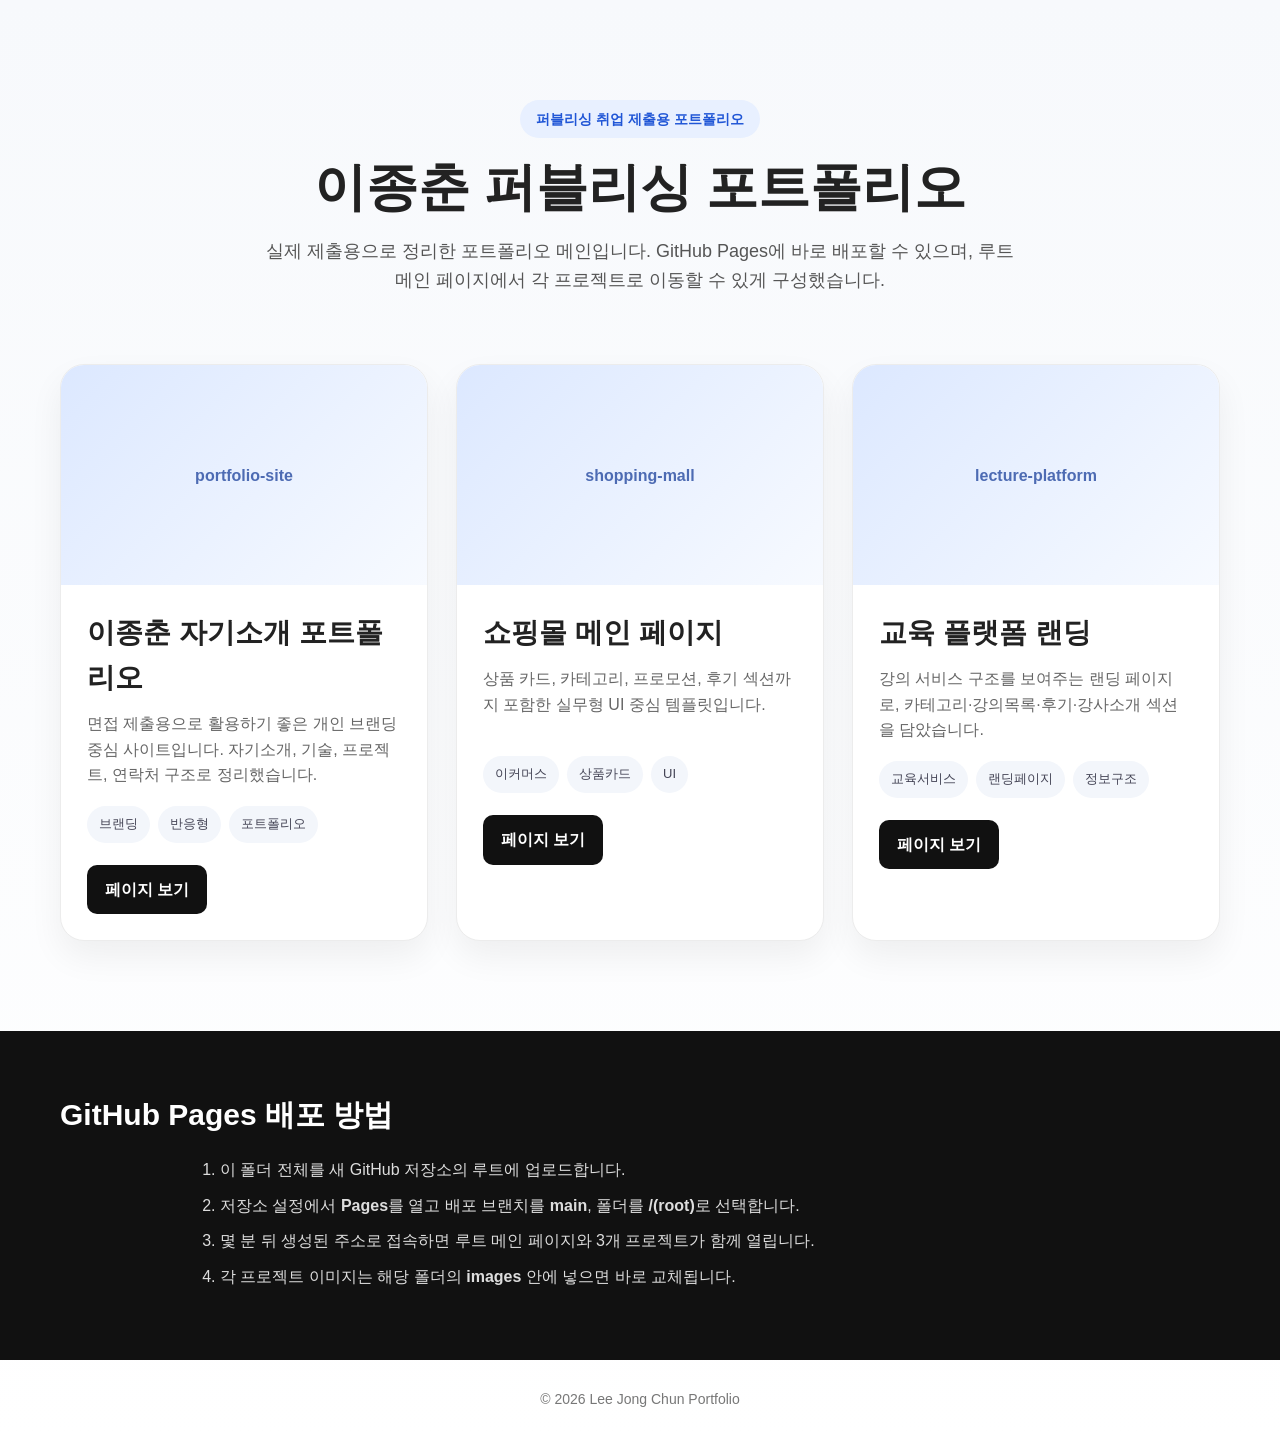
<file: index.html>
<!DOCTYPE html>
<html lang="ko">
<head>
  <meta charset="UTF-8" />
  <meta name="viewport" content="width=device-width, initial-scale=1.0" />
  <title>이종춘 퍼블리싱 포트폴리오 | GitHub Pages</title>
  <style>
    *{margin:0;padding:0;box-sizing:border-box}
    body{font-family:"Malgun Gothic","Apple SD Gothic Neo",sans-serif;line-height:1.6;color:#222;background:linear-gradient(180deg,#f7f9fc 0%,#ffffff 100%)}
    a{text-decoration:none;color:inherit}
    .wrap{max-width:1200px;margin:0 auto;padding:0 20px}
    .hero{padding:100px 0 70px;text-align:center}
    .hero .badge{display:inline-block;padding:8px 16px;border-radius:999px;background:#e8f0ff;color:#2056d6;font-weight:700;font-size:14px;margin-bottom:18px}
    .hero h1{font-size:52px;line-height:1.2;margin-bottom:18px}
    .hero p{max-width:760px;margin:0 auto;color:#555;font-size:18px}
    .grid{display:grid;grid-template-columns:repeat(3,1fr);gap:28px;padding:0 0 80px}
    .card{background:#fff;border:1px solid #ececec;border-radius:24px;overflow:hidden;box-shadow:0 16px 34px rgba(0,0,0,.06);transition:.3s}
    .card:hover{transform:translateY(-8px);box-shadow:0 20px 40px rgba(0,0,0,.1)}
    .thumb{height:220px;background:linear-gradient(135deg,#dce8ff,#f7faff);display:flex;align-items:center;justify-content:center;color:#4d6bb3;font-weight:700}
    .text{padding:26px}
    .text h2{font-size:28px;margin-bottom:10px}
    .text p{color:#666;margin-bottom:18px;min-height:72px}
    .tags{display:flex;flex-wrap:wrap;gap:8px;margin-bottom:22px}
    .tags span{padding:8px 12px;background:#f3f6fb;border-radius:999px;font-size:13px;color:#445}
    .btns{display:flex;gap:10px;flex-wrap:wrap}
    .btn{display:inline-block;padding:12px 18px;border-radius:10px;font-weight:700}
    .btn-primary{background:#111;color:#fff}
    .btn-outline{border:1px solid #d9d9d9;background:#fff}
    .guide{background:#111;color:#fff;padding:60px 0;margin-top:10px}
    .guide h3{font-size:30px;margin-bottom:18px}
    .guide ol{max-width:880px;margin:0 auto;padding-left:20px;color:rgba(255,255,255,.86)}
    .guide li{margin-bottom:10px}
    .footer{padding:28px 0;text-align:center;color:#777;font-size:14px}
    @media (max-width: 1024px){.grid{grid-template-columns:1fr}.hero h1{font-size:40px}.text p{min-height:auto}}
    @media (max-width: 768px){.hero{padding:70px 0 50px}.hero h1{font-size:32px}.hero p{font-size:16px}}
  </style>
</head>
<body>
  <section class="hero">
    <div class="wrap">
      <span class="badge">퍼블리싱 취업 제출용 포트폴리오</span>
      <h1>이종춘 퍼블리싱 포트폴리오</h1>
      <p>실제 제출용으로 정리한 포트폴리오 메인입니다. GitHub Pages에 바로 배포할 수 있으며, 루트 메인 페이지에서 각 프로젝트로 이동할 수 있게 구성했습니다.</p>
    </div>
  </section>

  <main class="wrap">
    <section class="grid">
      <article class="card">
        <div class="thumb">portfolio-site</div>
        <div class="text">
          <h2>이종춘 자기소개 포트폴리오</h2>
          <p>면접 제출용으로 활용하기 좋은 개인 브랜딩 중심 사이트입니다. 자기소개, 기술, 프로젝트, 연락처 구조로 정리했습니다.</p>
          <div class="tags"><span>브랜딩</span><span>반응형</span><span>포트폴리오</span></div>
          <div class="btns">
            <a class="btn btn-primary" href="./portfolio-site/">페이지 보기</a>
          </div>
        </div>
      </article>

      <article class="card">
        <div class="thumb">shopping-mall</div>
        <div class="text">
          <h2>쇼핑몰 메인 페이지</h2>
          <p>상품 카드, 카테고리, 프로모션, 후기 섹션까지 포함한 실무형 UI 중심 템플릿입니다.</p>
          <div class="tags"><span>이커머스</span><span>상품카드</span><span>UI</span></div>
          <div class="btns">
            <a class="btn btn-primary" href="./shopping-mall/">페이지 보기</a>
          </div>
        </div>
      </article>

      <article class="card">
        <div class="thumb">lecture-platform</div>
        <div class="text">
          <h2>교육 플랫폼 랜딩</h2>
          <p>강의 서비스 구조를 보여주는 랜딩 페이지로, 카테고리·강의목록·후기·강사소개 섹션을 담았습니다.</p>
          <div class="tags"><span>교육서비스</span><span>랜딩페이지</span><span>정보구조</span></div>
          <div class="btns">
            <a class="btn btn-primary" href="./lecture-platform/">페이지 보기</a>
          </div>
        </div>
      </article>
    </section>
  </main>

  <section class="guide">
    <div class="wrap">
      <h3>GitHub Pages 배포 방법</h3>
      <ol>
        <li>이 폴더 전체를 새 GitHub 저장소의 루트에 업로드합니다.</li>
        <li>저장소 설정에서 <strong>Pages</strong>를 열고 배포 브랜치를 <strong>main</strong>, 폴더를 <strong>/(root)</strong>로 선택합니다.</li>
        <li>몇 분 뒤 생성된 주소로 접속하면 루트 메인 페이지와 3개 프로젝트가 함께 열립니다.</li>
        <li>각 프로젝트 이미지는 해당 폴더의 <strong>images</strong> 안에 넣으면 바로 교체됩니다.</li>
      </ol>
    </div>
  </section>

  <footer class="footer">
    <div class="wrap">© 2026 Lee Jong Chun Portfolio</div>
  </footer>
</body>
</html>
</file>
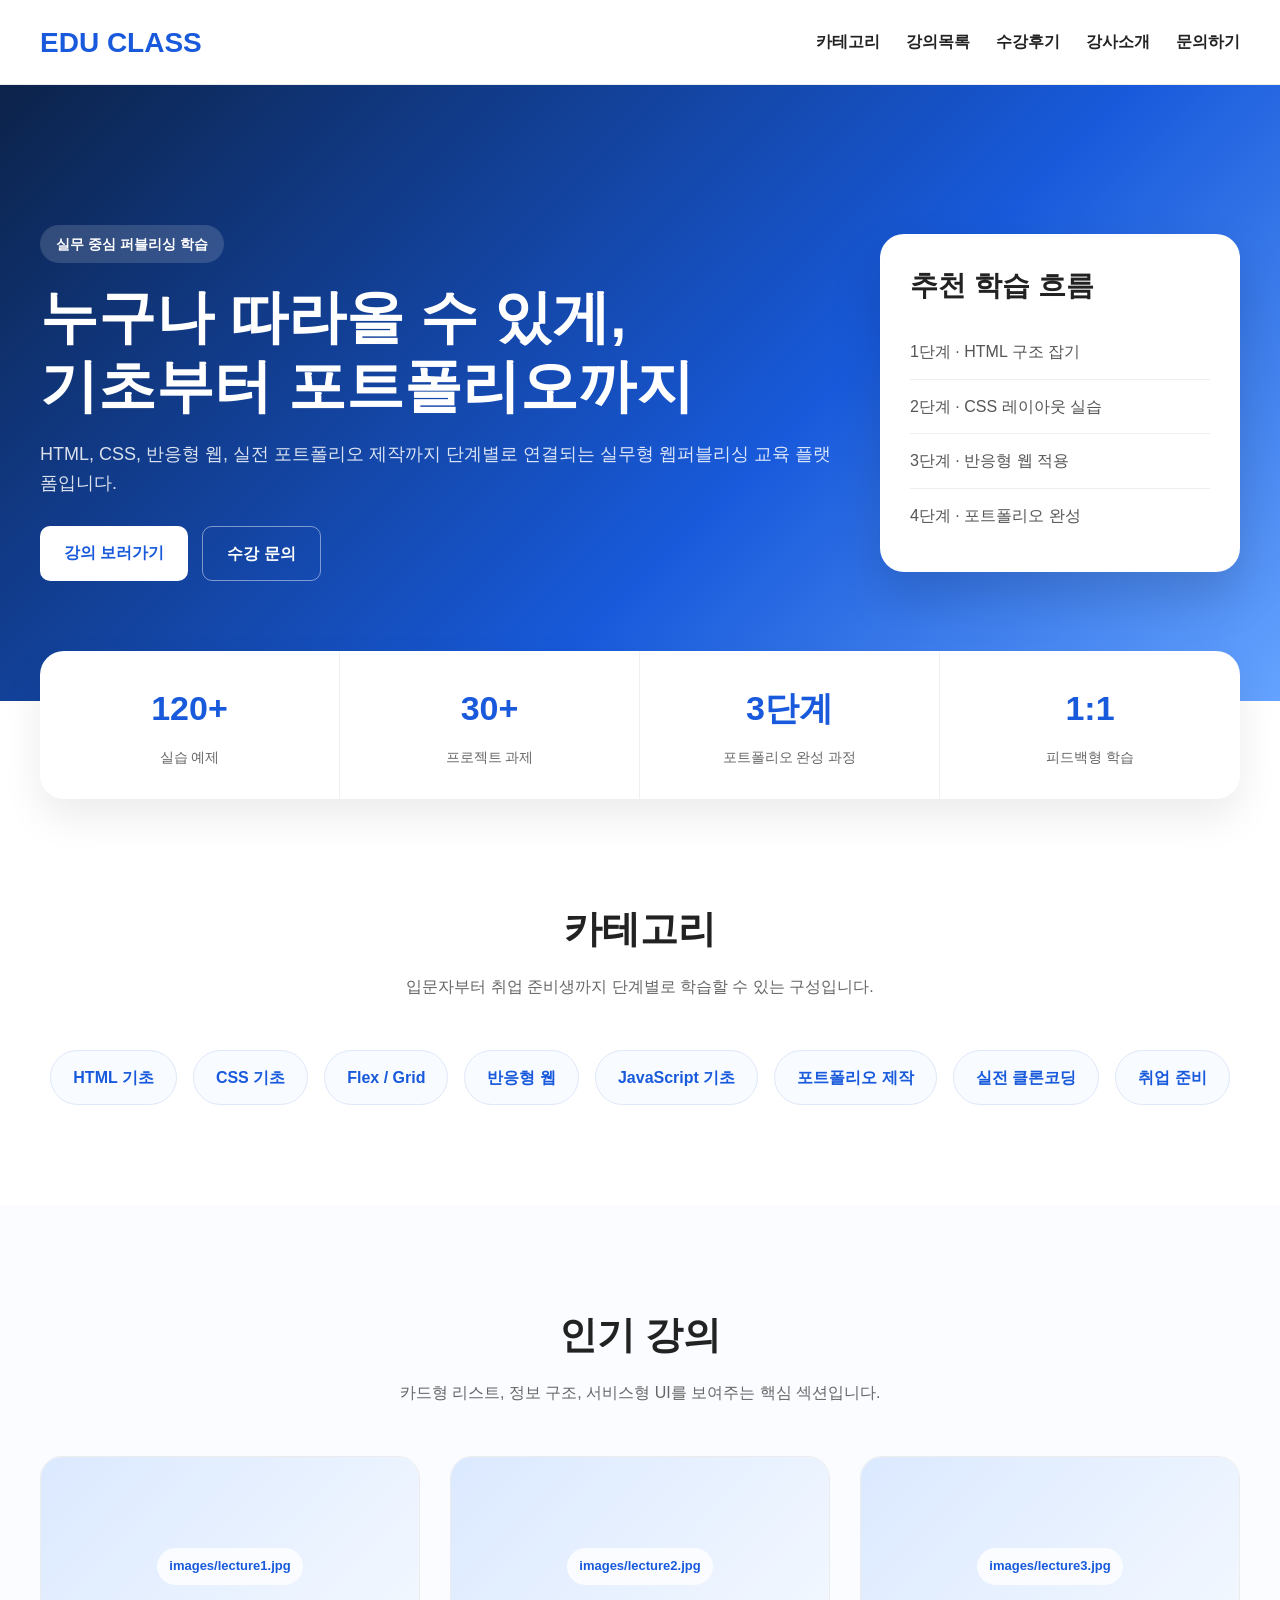
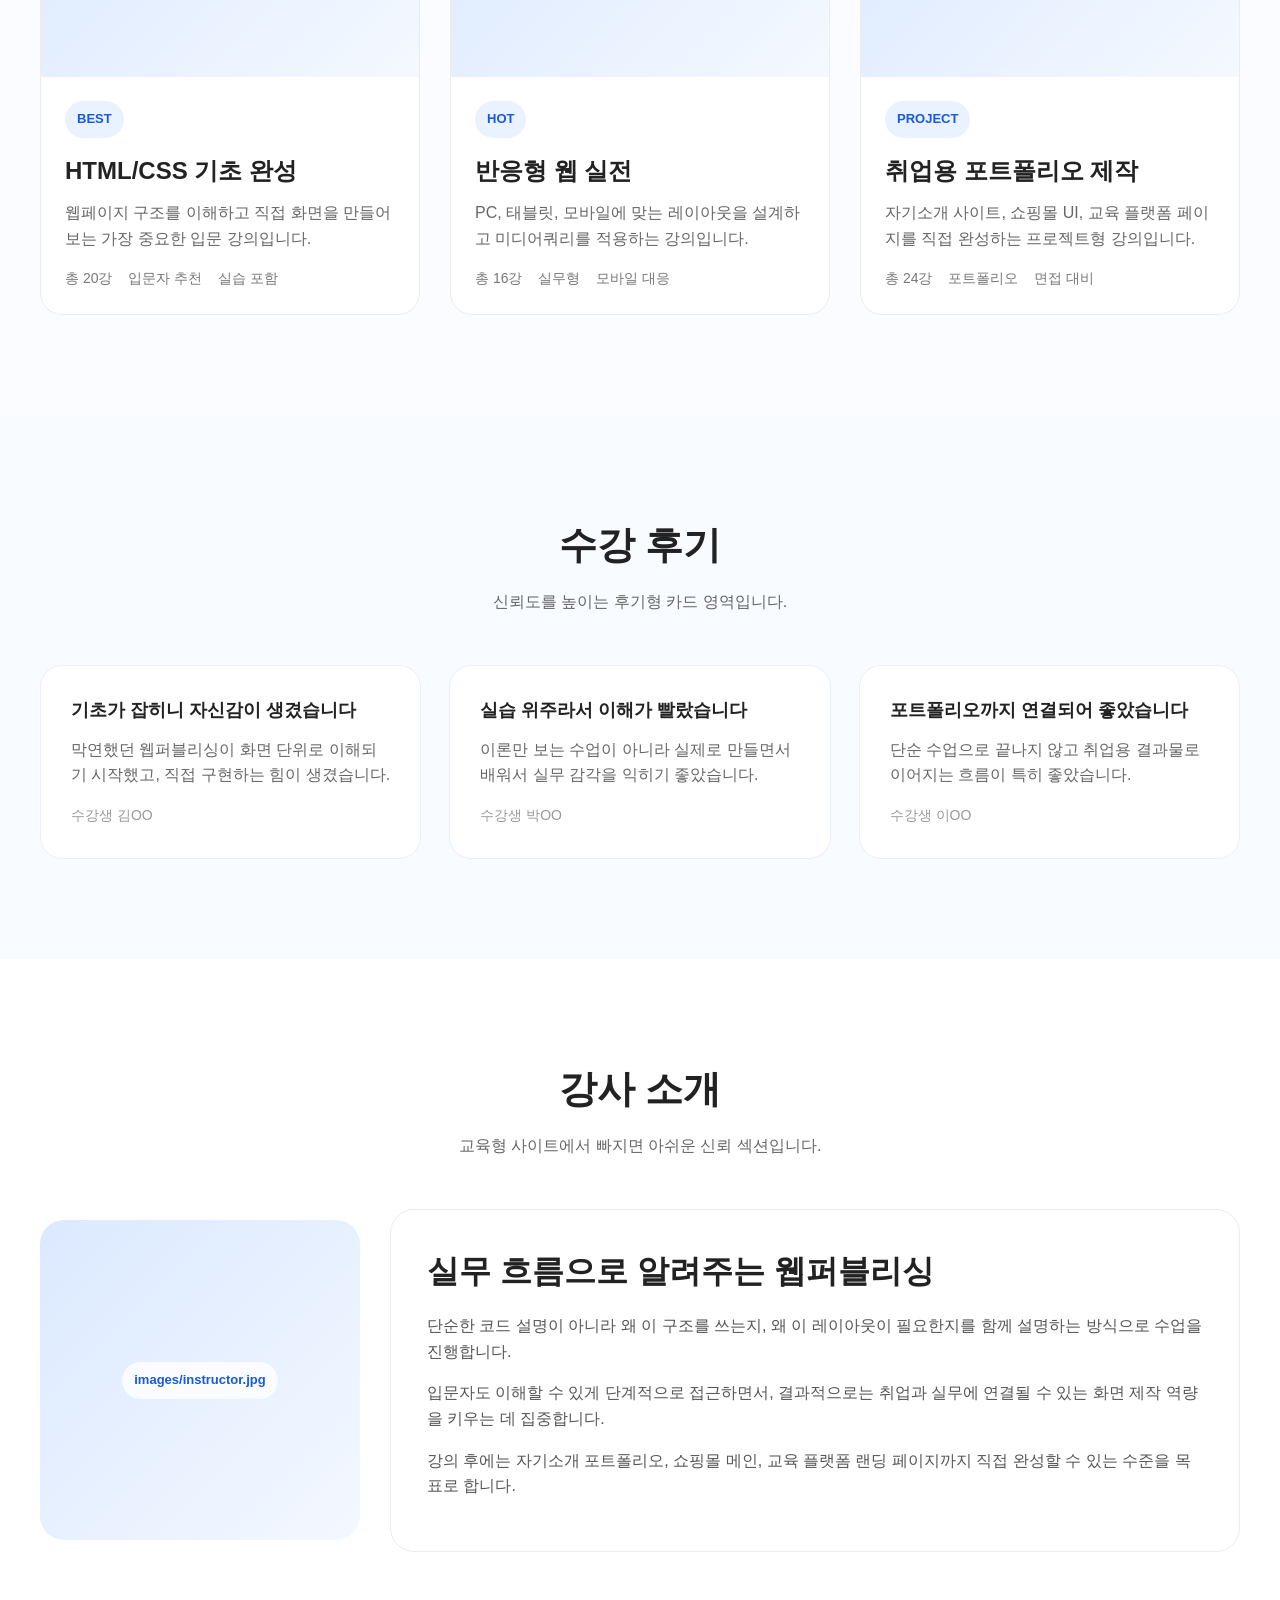
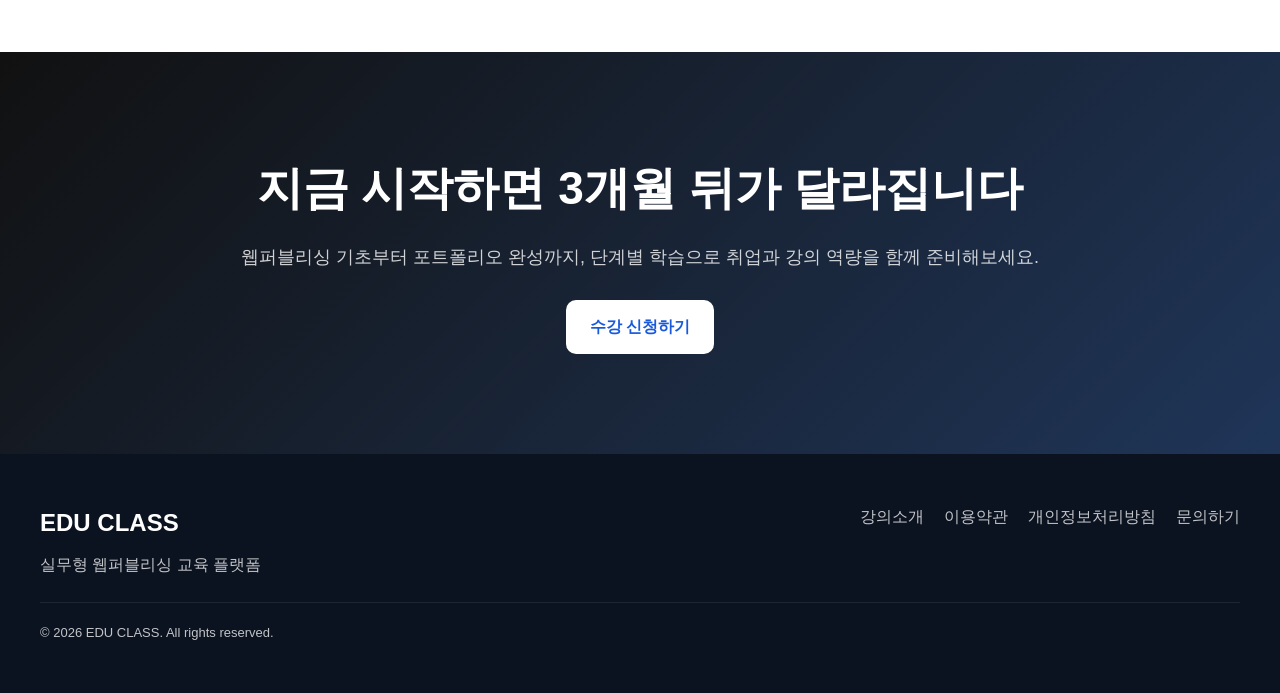
<file: lecture-platform/index.html>
<!DOCTYPE html>
<html lang="ko">
<head>
  <meta charset="UTF-8" />
  <meta name="viewport" content="width=device-width, initial-scale=1.0" />
  <title>교육 플랫폼 랜딩 페이지</title>
  <link rel="stylesheet" href="css/style.css" />
</head>
<body>
  <header class="header">
    <div class="inner">
      <h1 class="logo"><a href="#">EDU CLASS</a></h1>
      <nav class="gnb">
        <ul>
          <li><a href="#category">카테고리</a></li>
          <li><a href="#lecture">강의목록</a></li>
          <li><a href="#review">수강후기</a></li>
          <li><a href="#instructor">강사소개</a></li>
          <li><a href="#cta">문의하기</a></li>
        </ul>
      </nav>
    </div>
  </header>

  <section class="visual">
    <div class="inner visual-grid">
      <div class="visual-text">
        <span class="sub">실무 중심 퍼블리싱 학습</span>
        <h2>누구나 따라올 수 있게,<br />기초부터 포트폴리오까지</h2>
        <p>
          HTML, CSS, 반응형 웹, 실전 포트폴리오 제작까지
          단계별로 연결되는 실무형 웹퍼블리싱 교육 플랫폼입니다.
        </p>
        <div class="visual-btns">
          <a href="#lecture" class="btn btn-primary">강의 보러가기</a>
          <a href="#cta" class="btn btn-outline">수강 문의</a>
        </div>
      </div>

      <div class="visual-card">
        <h3>추천 학습 흐름</h3>
        <ul>
          <li>1단계 · HTML 구조 잡기</li>
          <li>2단계 · CSS 레이아웃 실습</li>
          <li>3단계 · 반응형 웹 적용</li>
          <li>4단계 · 포트폴리오 완성</li>
        </ul>
      </div>
    </div>
  </section>

  <section class="stats">
    <div class="inner">
      <div class="stats-wrap">
        <div class="stats-item"><strong>120+</strong><span>실습 예제</span></div>
        <div class="stats-item"><strong>30+</strong><span>프로젝트 과제</span></div>
        <div class="stats-item"><strong>3단계</strong><span>포트폴리오 완성 과정</span></div>
        <div class="stats-item"><strong>1:1</strong><span>피드백형 학습</span></div>
      </div>
    </div>
  </section>

  <section id="category" class="section">
    <div class="inner">
      <h3 class="section-title">카테고리</h3>
      <p class="section-desc">입문자부터 취업 준비생까지 단계별로 학습할 수 있는 구성입니다.</p>
      <ul class="category-list">
        <li>HTML 기초</li><li>CSS 기초</li><li>Flex / Grid</li><li>반응형 웹</li>
        <li>JavaScript 기초</li><li>포트폴리오 제작</li><li>실전 클론코딩</li><li>취업 준비</li>
      </ul>
    </div>
  </section>

  <section id="lecture" class="section light-bg">
    <div class="inner">
      <h3 class="section-title">인기 강의</h3>
      <p class="section-desc">카드형 리스트, 정보 구조, 서비스형 UI를 보여주는 핵심 섹션입니다.</p>
      <div class="lecture-list">
        <article class="lecture-card">
          <div class="lecture-thumb"><span>images/lecture1.jpg</span></div>
          <div class="lecture-info"><span class="label">BEST</span><h4>HTML/CSS 기초 완성</h4><p>웹페이지 구조를 이해하고 직접 화면을 만들어보는 가장 중요한 입문 강의입니다.</p><div class="lecture-meta"><span>총 20강</span><span>입문자 추천</span><span>실습 포함</span></div></div>
        </article>
        <article class="lecture-card">
          <div class="lecture-thumb"><span>images/lecture2.jpg</span></div>
          <div class="lecture-info"><span class="label">HOT</span><h4>반응형 웹 실전</h4><p>PC, 태블릿, 모바일에 맞는 레이아웃을 설계하고 미디어쿼리를 적용하는 강의입니다.</p><div class="lecture-meta"><span>총 16강</span><span>실무형</span><span>모바일 대응</span></div></div>
        </article>
        <article class="lecture-card">
          <div class="lecture-thumb"><span>images/lecture3.jpg</span></div>
          <div class="lecture-info"><span class="label">PROJECT</span><h4>취업용 포트폴리오 제작</h4><p>자기소개 사이트, 쇼핑몰 UI, 교육 플랫폼 페이지를 직접 완성하는 프로젝트형 강의입니다.</p><div class="lecture-meta"><span>총 24강</span><span>포트폴리오</span><span>면접 대비</span></div></div>
        </article>
      </div>
    </div>
  </section>

  <section id="review" class="section review">
    <div class="inner">
      <h3 class="section-title">수강 후기</h3>
      <p class="section-desc">신뢰도를 높이는 후기형 카드 영역입니다.</p>
      <div class="review-list">
        <div class="review-card"><strong>기초가 잡히니 자신감이 생겼습니다</strong><p>막연했던 웹퍼블리싱이 화면 단위로 이해되기 시작했고, 직접 구현하는 힘이 생겼습니다.</p><span>수강생 김OO</span></div>
        <div class="review-card"><strong>실습 위주라서 이해가 빨랐습니다</strong><p>이론만 보는 수업이 아니라 실제로 만들면서 배워서 실무 감각을 익히기 좋았습니다.</p><span>수강생 박OO</span></div>
        <div class="review-card"><strong>포트폴리오까지 연결되어 좋았습니다</strong><p>단순 수업으로 끝나지 않고 취업용 결과물로 이어지는 흐름이 특히 좋았습니다.</p><span>수강생 이OO</span></div>
      </div>
    </div>
  </section>

  <section id="instructor" class="section">
    <div class="inner">
      <h3 class="section-title">강사 소개</h3>
      <p class="section-desc">교육형 사이트에서 빠지면 아쉬운 신뢰 섹션입니다.</p>
      <div class="instructor-wrap">
        <div class="instructor-thumb"><span>images/instructor.jpg</span></div>
        <div class="instructor-text">
          <h4>실무 흐름으로 알려주는 웹퍼블리싱</h4>
          <p>단순한 코드 설명이 아니라 왜 이 구조를 쓰는지, 왜 이 레이아웃이 필요한지를 함께 설명하는 방식으로 수업을 진행합니다.</p>
          <p>입문자도 이해할 수 있게 단계적으로 접근하면서, 결과적으로는 취업과 실무에 연결될 수 있는 화면 제작 역량을 키우는 데 집중합니다.</p>
          <p>강의 후에는 자기소개 포트폴리오, 쇼핑몰 메인, 교육 플랫폼 랜딩 페이지까지 직접 완성할 수 있는 수준을 목표로 합니다.</p>
        </div>
      </div>
    </div>
  </section>

  <section id="cta" class="section cta">
    <div class="inner">
      <div class="cta-box">
        <h3>지금 시작하면 3개월 뒤가 달라집니다</h3>
        <p>웹퍼블리싱 기초부터 포트폴리오 완성까지, 단계별 학습으로 취업과 강의 역량을 함께 준비해보세요.</p>
        <a href="#" class="btn btn-primary">수강 신청하기</a>
      </div>
    </div>
  </section>

  <footer class="footer">
    <div class="inner">
      <div class="footer-top">
        <div><strong>EDU CLASS</strong><p>실무형 웹퍼블리싱 교육 플랫폼</p></div>
        <div class="footer-menu"><a href="#">강의소개</a><a href="#">이용약관</a><a href="#">개인정보처리방침</a><a href="#">문의하기</a></div>
      </div>
      <div class="footer-bottom"><p>© 2026 EDU CLASS. All rights reserved.</p></div>
    </div>
  </footer>
</body>
</html>
</file>
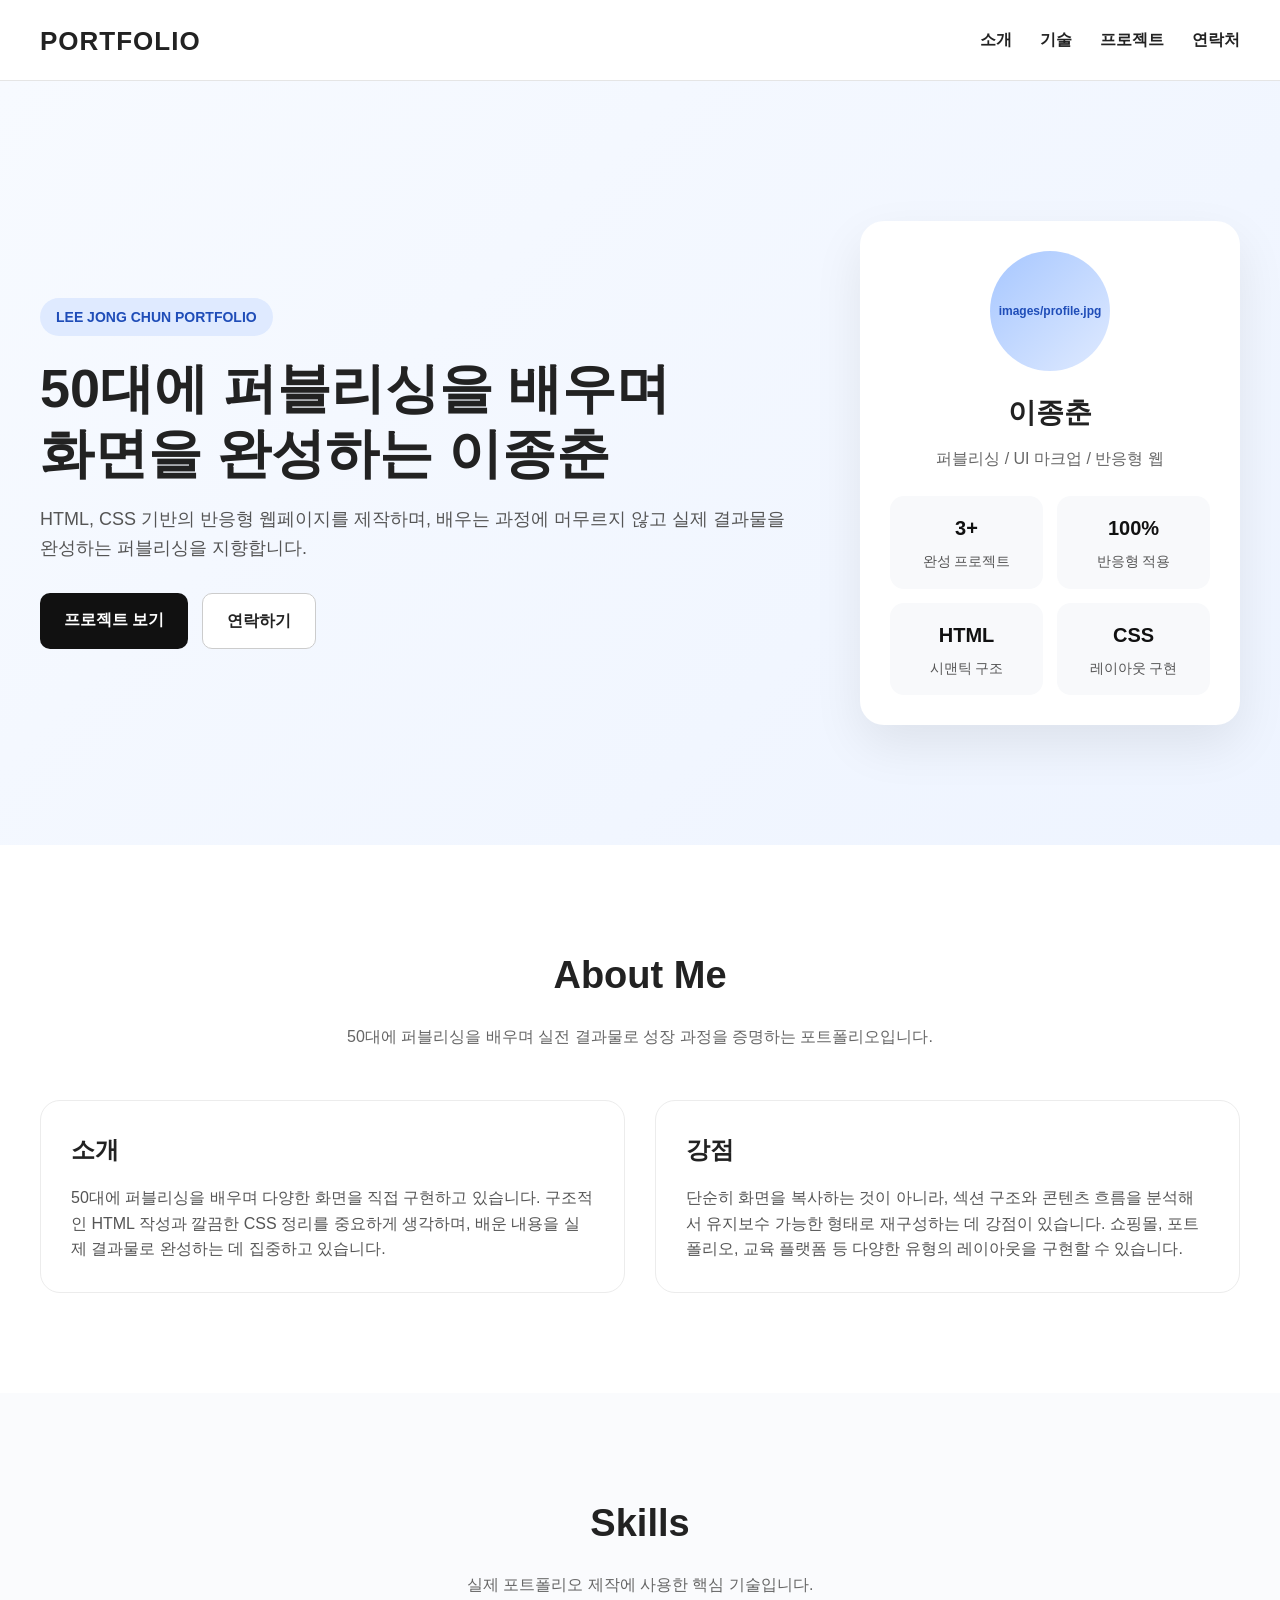
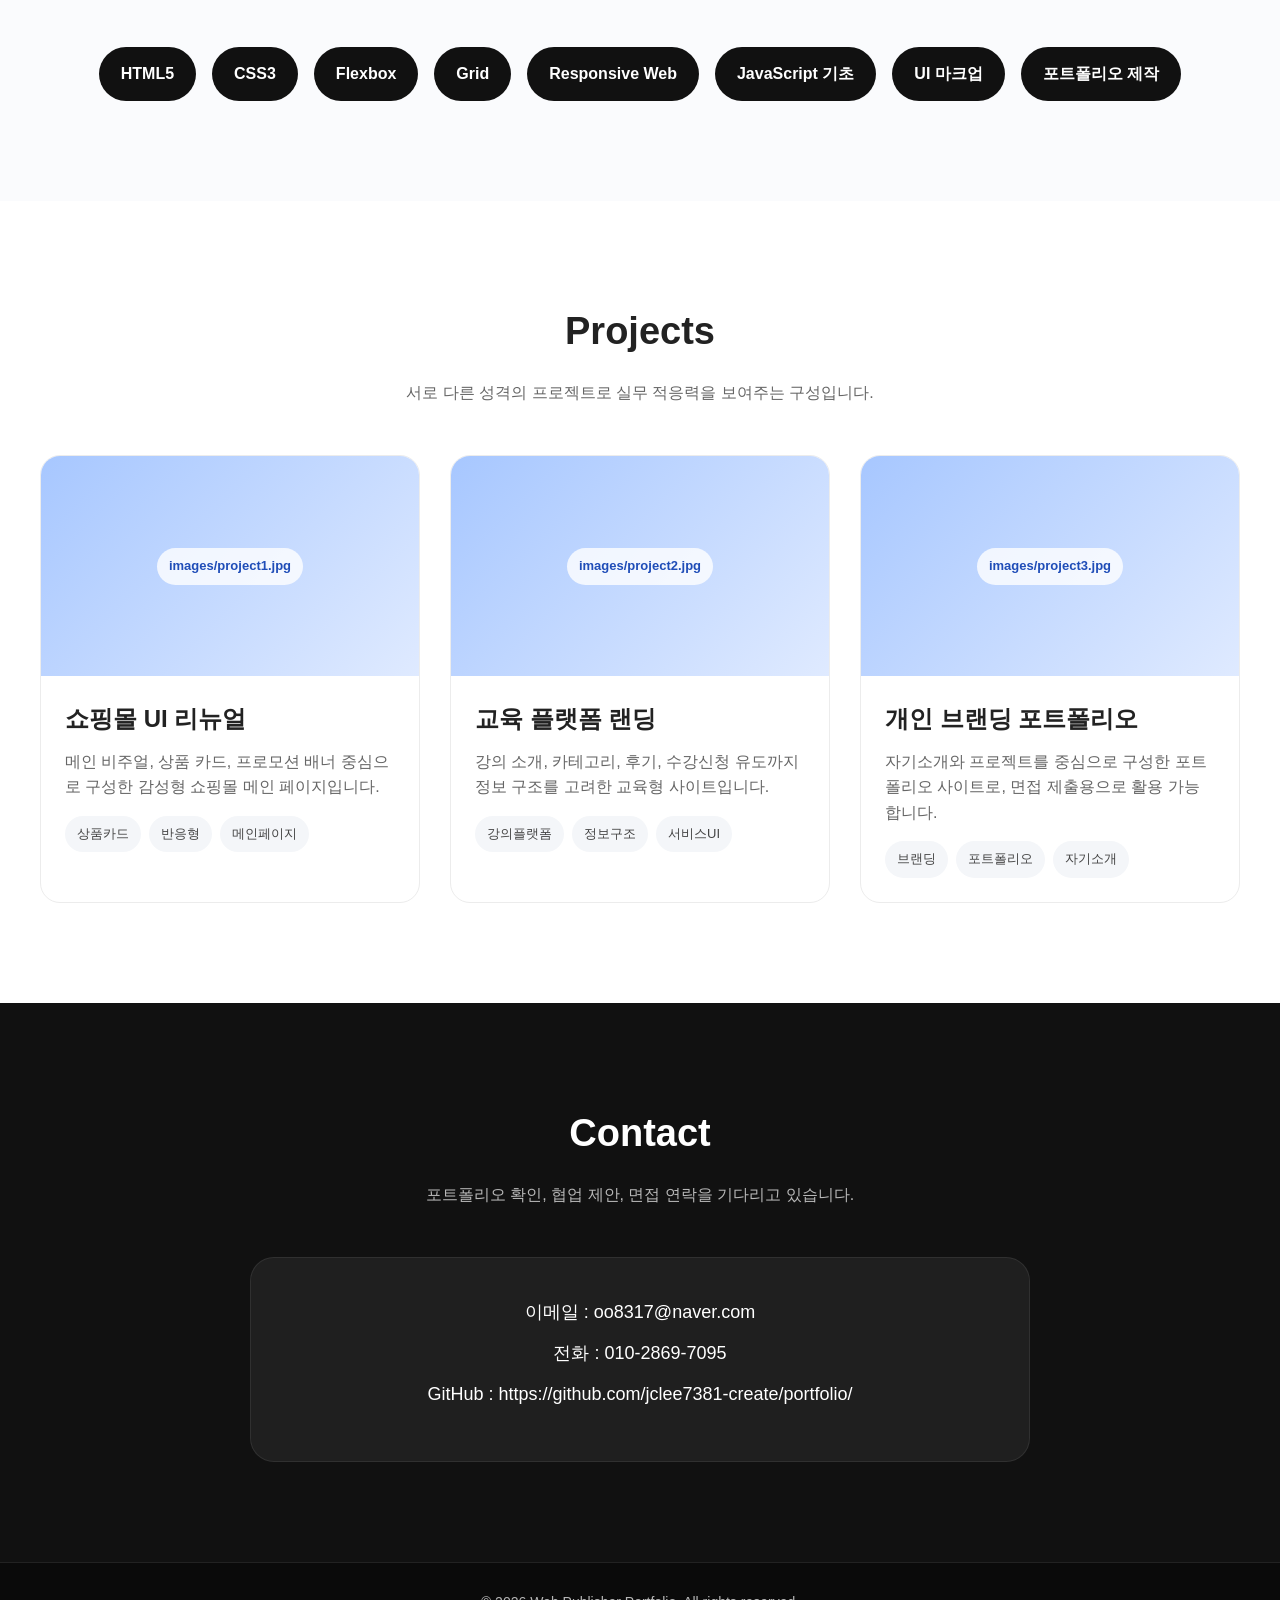
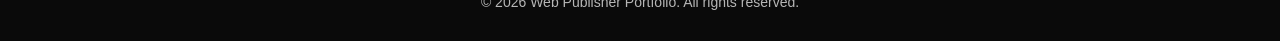
<file: portfolio-site/index.html>
<!DOCTYPE html>
<html lang="ko">
<head>
  <meta charset="UTF-8" />
  <meta name="viewport" content="width=device-width, initial-scale=1.0" />
  <title>이종춘 퍼블리싱 포트폴리오</title>
  <link rel="stylesheet" href="css/style.css" />
</head>
<body>
  <header class="header">
    <div class="inner">
      <h1 class="logo"><a href="#">PORTFOLIO</a></h1>
      <nav class="gnb">
        <ul>
          <li><a href="#about">소개</a></li>
          <li><a href="#skills">기술</a></li>
          <li><a href="#projects">프로젝트</a></li>
          <li><a href="#contact">연락처</a></li>
        </ul>
      </nav>
    </div>
  </header>

  <section class="visual">
    <div class="inner visual-grid">
      <div class="visual-text">
        <span class="sub">LEE JONG CHUN PORTFOLIO</span>
        <h2>50대에 퍼블리싱을 배우며<br />화면을 완성하는 이종춘</h2>
        <p>
          HTML, CSS 기반의 반응형 웹페이지를 제작하며,
          배우는 과정에 머무르지 않고 실제 결과물을 완성하는 퍼블리싱을 지향합니다.
        </p>
        <div class="btn-group">
          <a href="#projects" class="btn btn-primary">프로젝트 보기</a>
          <a href="#contact" class="btn btn-outline">연락하기</a>
        </div>
      </div>

      <div class="visual-card">
        <div class="profile-thumb">
          <div class="placeholder-label">images/profile.jpg</div>
        </div>
        <h3>이종춘</h3>
        <p>퍼블리싱 / UI 마크업 / 반응형 웹</p>
        <ul class="mini-info">
          <li><strong>3+</strong>완성 프로젝트</li>
          <li><strong>100%</strong>반응형 적용</li>
          <li><strong>HTML</strong>시맨틱 구조</li>
          <li><strong>CSS</strong>레이아웃 구현</li>
        </ul>
      </div>
    </div>
  </section>

  <section id="about" class="section">
    <div class="inner">
      <h3 class="section-title">About Me</h3>
      <p class="section-desc">50대에 퍼블리싱을 배우며 실전 결과물로 성장 과정을 증명하는 포트폴리오입니다.</p>
      <div class="about-wrap">
        <div class="about-box">
          <h4>소개</h4>
          <p>
            50대에 퍼블리싱을 배우며 다양한 화면을 직접 구현하고 있습니다.
            구조적인 HTML 작성과 깔끔한 CSS 정리를 중요하게 생각하며,
            배운 내용을 실제 결과물로 완성하는 데 집중하고 있습니다.
          </p>
        </div>
        <div class="about-box">
          <h4>강점</h4>
          <p>
            단순히 화면을 복사하는 것이 아니라, 섹션 구조와 콘텐츠 흐름을 분석해서
            유지보수 가능한 형태로 재구성하는 데 강점이 있습니다.
            쇼핑몰, 포트폴리오, 교육 플랫폼 등 다양한 유형의 레이아웃을 구현할 수 있습니다.
          </p>
        </div>
      </div>
    </div>
  </section>

  <section id="skills" class="section skills">
    <div class="inner">
      <h3 class="section-title">Skills</h3>
      <p class="section-desc">실제 포트폴리오 제작에 사용한 핵심 기술입니다.</p>
      <ul class="skill-list">
        <li>HTML5</li>
        <li>CSS3</li>
        <li>Flexbox</li>
        <li>Grid</li>
        <li>Responsive Web</li>
        <li>JavaScript 기초</li>
        <li>UI 마크업</li>
        <li>포트폴리오 제작</li>
      </ul>
    </div>
  </section>

  <section id="projects" class="section">
    <div class="inner">
      <h3 class="section-title">Projects</h3>
      <p class="section-desc">서로 다른 성격의 프로젝트로 실무 적응력을 보여주는 구성입니다.</p>
      <div class="projects-list">
        <article class="project-card">
          <div class="project-thumb"><span>images/project1.jpg</span></div>
          <div class="text">
            <h4>쇼핑몰 UI 리뉴얼</h4>
            <p>메인 비주얼, 상품 카드, 프로모션 배너 중심으로 구성한 감성형 쇼핑몰 메인 페이지입니다.</p>
            <div class="tags"><span>상품카드</span><span>반응형</span><span>메인페이지</span></div>
          </div>
        </article>
        <article class="project-card">
          <div class="project-thumb"><span>images/project2.jpg</span></div>
          <div class="text">
            <h4>교육 플랫폼 랜딩</h4>
            <p>강의 소개, 카테고리, 후기, 수강신청 유도까지 정보 구조를 고려한 교육형 사이트입니다.</p>
            <div class="tags"><span>강의플랫폼</span><span>정보구조</span><span>서비스UI</span></div>
          </div>
        </article>
        <article class="project-card">
          <div class="project-thumb"><span>images/project3.jpg</span></div>
          <div class="text">
            <h4>개인 브랜딩 포트폴리오</h4>
            <p>자기소개와 프로젝트를 중심으로 구성한 포트폴리오 사이트로, 면접 제출용으로 활용 가능합니다.</p>
            <div class="tags"><span>브랜딩</span><span>포트폴리오</span><span>자기소개</span></div>
          </div>
        </article>
      </div>
    </div>
  </section>

  <section id="contact" class="section contact">
    <div class="inner">
      <h3 class="section-title">Contact</h3>
      <p class="section-desc">포트폴리오 확인, 협업 제안, 면접 연락을 기다리고 있습니다.</p>
      <div class="contact-box">
        <p>이메일 : oo8317@naver.com</p>
        <p>전화 : 010-2869-7095</p>
        <p>GitHub : <a href="https://github.com/jclee7381-create/portfolio/" target="_blank" rel="noopener">https://github.com/jclee7381-create/portfolio/</a></p>
      </div>
    </div>
  </section>

  <footer class="footer">
    <div class="inner">
      <p>© 2026 Web Publisher Portfolio. All rights reserved.</p>
    </div>
  </footer>
</body>
</html>
</file>
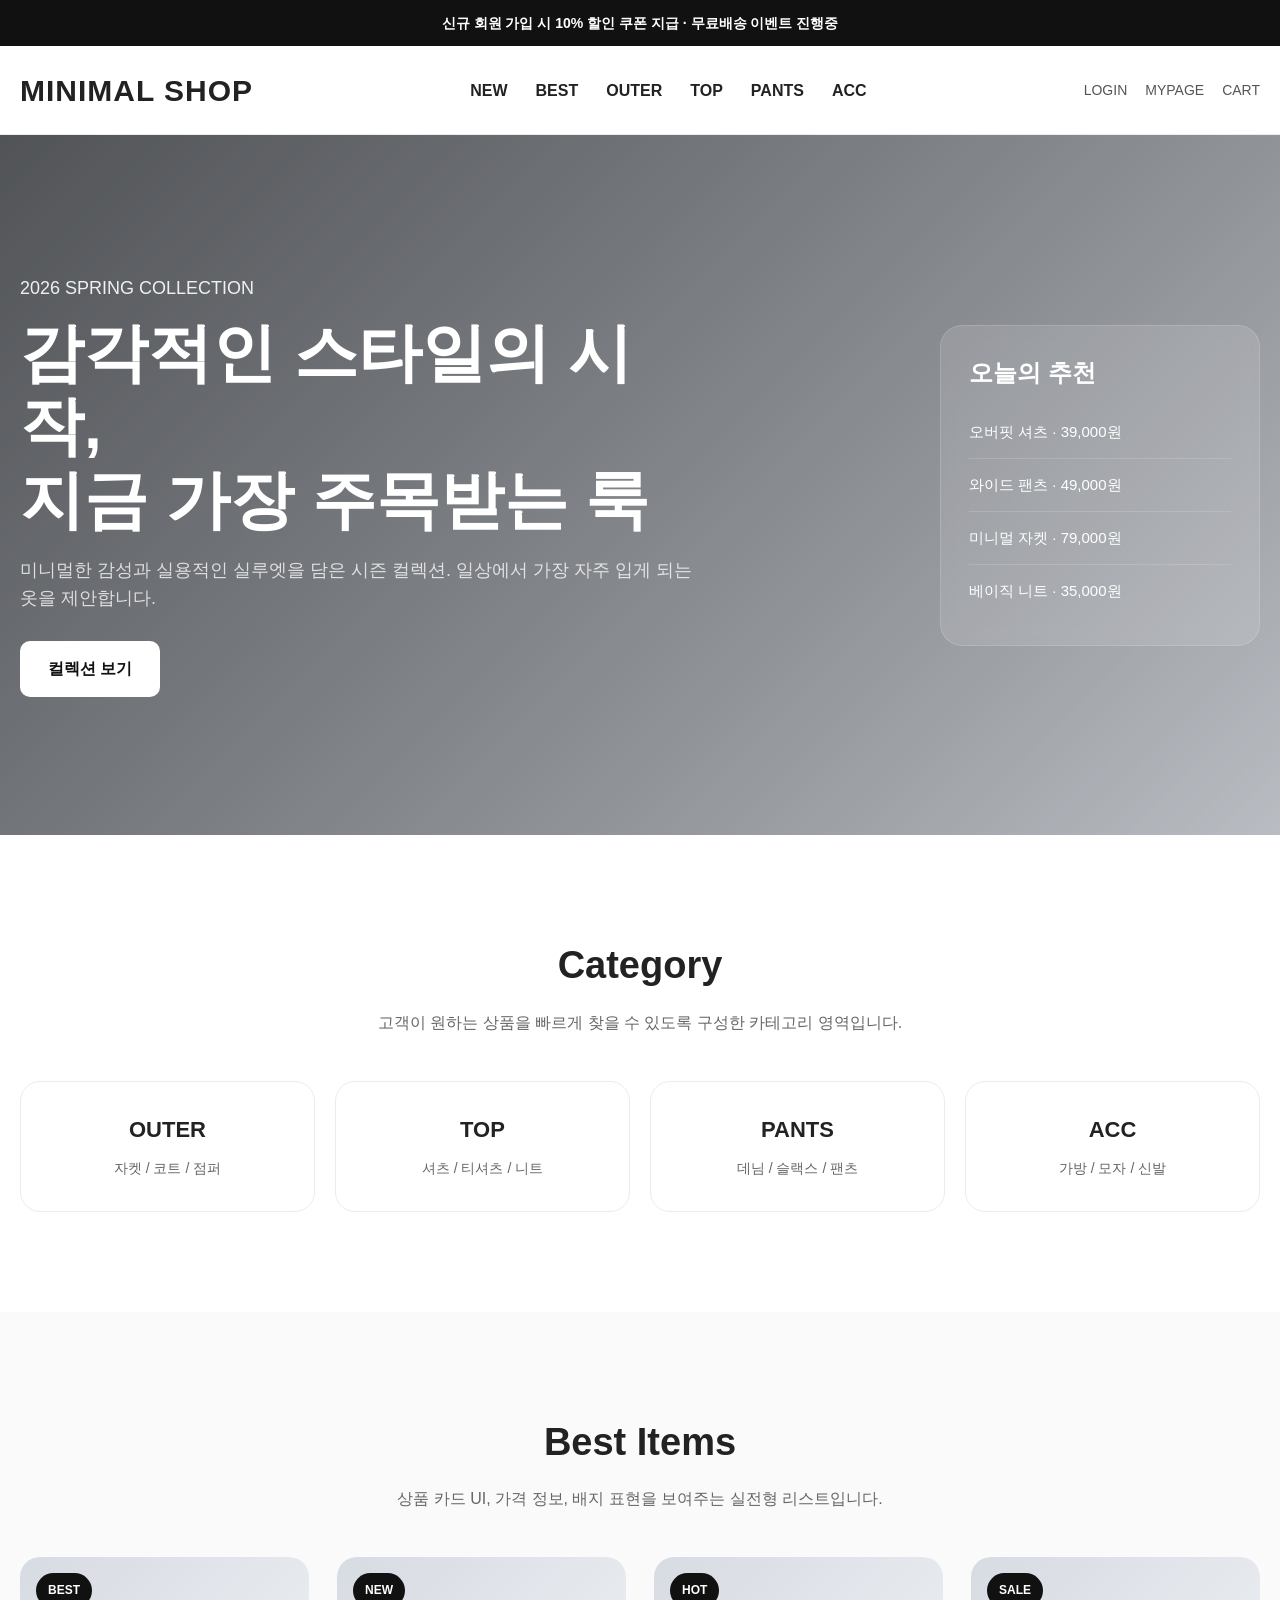
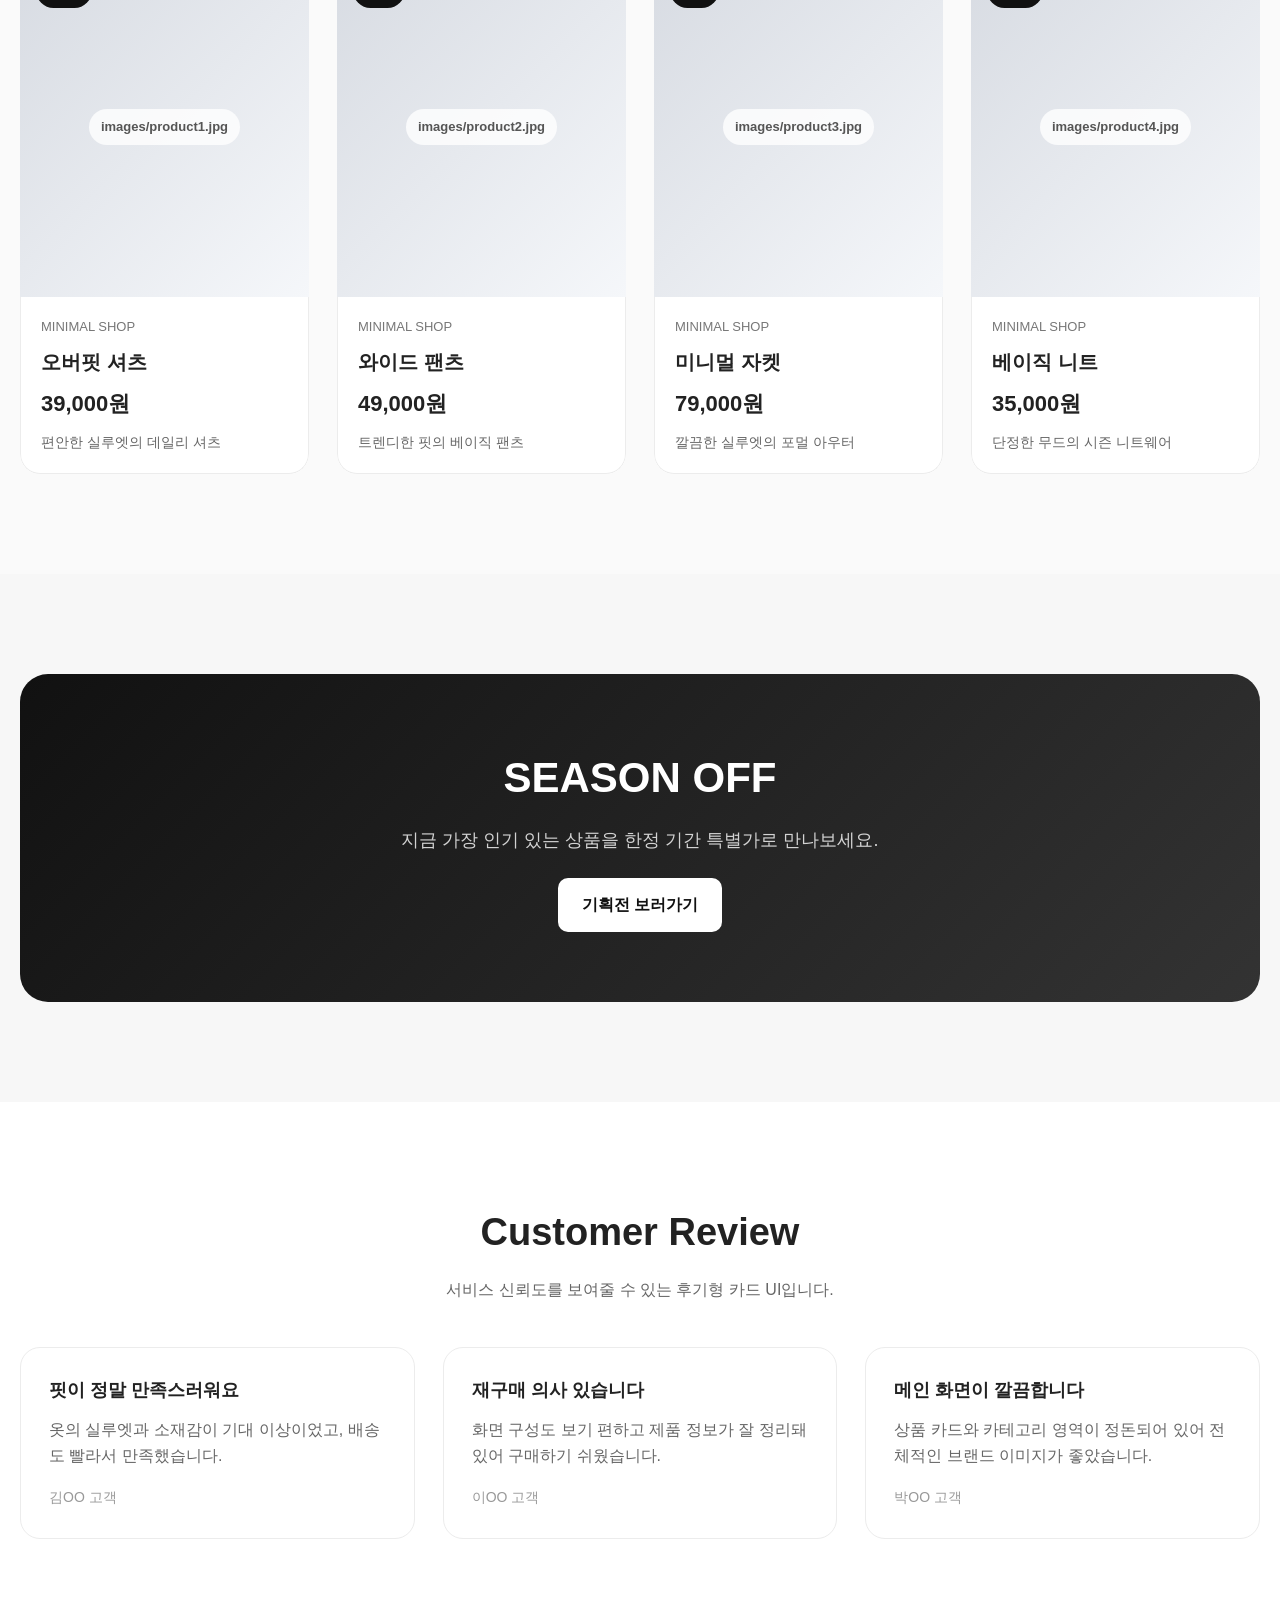
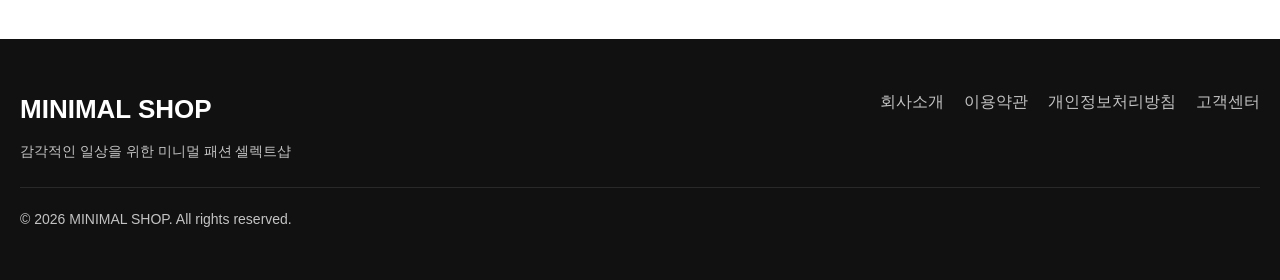
<file: shopping-mall/index.html>
<!DOCTYPE html>
<html lang="ko">
<head>
  <meta charset="UTF-8" />
  <meta name="viewport" content="width=device-width, initial-scale=1.0" />
  <title>쇼핑몰 메인 페이지</title>
  <link rel="stylesheet" href="css/style.css" />
</head>
<body>
  <div class="top-banner">신규 회원 가입 시 10% 할인 쿠폰 지급 · 무료배송 이벤트 진행중</div>

  <header class="header">
    <div class="inner">
      <h1 class="logo"><a href="#">MINIMAL SHOP</a></h1>
      <nav class="gnb">
        <ul>
          <li><a href="#">NEW</a></li>
          <li><a href="#">BEST</a></li>
          <li><a href="#">OUTER</a></li>
          <li><a href="#">TOP</a></li>
          <li><a href="#">PANTS</a></li>
          <li><a href="#">ACC</a></li>
        </ul>
      </nav>
      <div class="util">
        <a href="#">LOGIN</a>
        <a href="#">MYPAGE</a>
        <a href="#">CART</a>
      </div>
    </div>
  </header>

  <section class="main-visual">
    <div class="inner visual-wrap">
      <div class="visual-text">
        <p>2026 SPRING COLLECTION</p>
        <h2>감각적인 스타일의 시작,<br />지금 가장 주목받는 룩</h2>
        <p class="desc">
          미니멀한 감성과 실용적인 실루엣을 담은 시즌 컬렉션.
          일상에서 가장 자주 입게 되는 옷을 제안합니다.
        </p>
        <a href="#" class="visual-btn">컬렉션 보기</a>
      </div>

      <div class="visual-side">
        <h3>오늘의 추천</h3>
        <ul>
          <li>오버핏 셔츠 · 39,000원</li>
          <li>와이드 팬츠 · 49,000원</li>
          <li>미니멀 자켓 · 79,000원</li>
          <li>베이직 니트 · 35,000원</li>
        </ul>
      </div>
    </div>
  </section>

  <section class="section">
    <div class="inner">
      <h3 class="section-title">Category</h3>
      <p class="section-desc">고객이 원하는 상품을 빠르게 찾을 수 있도록 구성한 카테고리 영역입니다.</p>
      <div class="category-list">
        <div class="category-item"><strong>OUTER</strong><span>자켓 / 코트 / 점퍼</span></div>
        <div class="category-item"><strong>TOP</strong><span>셔츠 / 티셔츠 / 니트</span></div>
        <div class="category-item"><strong>PANTS</strong><span>데님 / 슬랙스 / 팬츠</span></div>
        <div class="category-item"><strong>ACC</strong><span>가방 / 모자 / 신발</span></div>
      </div>
    </div>
  </section>

  <section class="section light-bg">
    <div class="inner">
      <h3 class="section-title">Best Items</h3>
      <p class="section-desc">상품 카드 UI, 가격 정보, 배지 표현을 보여주는 실전형 리스트입니다.</p>
      <div class="product-wrap">
        <article class="product-card">
          <div class="product-thumb"><span class="badge">BEST</span><em>images/product1.jpg</em></div>
          <div class="product-info"><div class="brand">MINIMAL SHOP</div><h4>오버핏 셔츠</h4><div class="price">39,000원</div><div class="sub">편안한 실루엣의 데일리 셔츠</div></div>
        </article>
        <article class="product-card">
          <div class="product-thumb"><span class="badge">NEW</span><em>images/product2.jpg</em></div>
          <div class="product-info"><div class="brand">MINIMAL SHOP</div><h4>와이드 팬츠</h4><div class="price">49,000원</div><div class="sub">트렌디한 핏의 베이직 팬츠</div></div>
        </article>
        <article class="product-card">
          <div class="product-thumb"><span class="badge">HOT</span><em>images/product3.jpg</em></div>
          <div class="product-info"><div class="brand">MINIMAL SHOP</div><h4>미니멀 자켓</h4><div class="price">79,000원</div><div class="sub">깔끔한 실루엣의 포멀 아우터</div></div>
        </article>
        <article class="product-card">
          <div class="product-thumb"><span class="badge">SALE</span><em>images/product4.jpg</em></div>
          <div class="product-info"><div class="brand">MINIMAL SHOP</div><h4>베이직 니트</h4><div class="price">35,000원</div><div class="sub">단정한 무드의 시즌 니트웨어</div></div>
        </article>
      </div>
    </div>
  </section>

  <section class="section promo">
    <div class="inner">
      <div class="promo-box">
        <h3>SEASON OFF</h3>
        <p>지금 가장 인기 있는 상품을 한정 기간 특별가로 만나보세요.</p>
        <a href="#">기획전 보러가기</a>
      </div>
    </div>
  </section>

  <section class="section">
    <div class="inner">
      <h3 class="section-title">Customer Review</h3>
      <p class="section-desc">서비스 신뢰도를 보여줄 수 있는 후기형 카드 UI입니다.</p>
      <div class="review-list">
        <div class="review-card"><strong>핏이 정말 만족스러워요</strong><p>옷의 실루엣과 소재감이 기대 이상이었고, 배송도 빨라서 만족했습니다.</p><span>김OO 고객</span></div>
        <div class="review-card"><strong>재구매 의사 있습니다</strong><p>화면 구성도 보기 편하고 제품 정보가 잘 정리돼 있어 구매하기 쉬웠습니다.</p><span>이OO 고객</span></div>
        <div class="review-card"><strong>메인 화면이 깔끔합니다</strong><p>상품 카드와 카테고리 영역이 정돈되어 있어 전체적인 브랜드 이미지가 좋았습니다.</p><span>박OO 고객</span></div>
      </div>
    </div>
  </section>

  <footer class="footer">
    <div class="inner">
      <div class="footer-top">
        <div>
          <div class="footer-logo">MINIMAL SHOP</div>
          <p>감각적인 일상을 위한 미니멀 패션 셀렉트샵</p>
        </div>
        <div class="footer-menu">
          <a href="#">회사소개</a>
          <a href="#">이용약관</a>
          <a href="#">개인정보처리방침</a>
          <a href="#">고객센터</a>
        </div>
      </div>
      <div class="copyright"><p>© 2026 MINIMAL SHOP. All rights reserved.</p></div>
    </div>
  </footer>
</body>
</html>
</file>
<file: lecture-platform/css/style.css>
*{margin:0;padding:0;box-sizing:border-box}
html{scroll-behavior:smooth}body{font-family:"Malgun Gothic","Apple SD Gothic Neo",sans-serif;color:#222;line-height:1.6;background:#fff}ul{list-style:none}a{text-decoration:none;color:inherit}
.inner{width:1200px;max-width:calc(100% - 40px);margin:0 auto}.section{padding:100px 0}.section-title{font-size:38px;text-align:center;margin-bottom:14px}.section-desc{text-align:center;color:#666;margin-bottom:50px}
.header{background:#fff;border-bottom:1px solid #ececec;position:sticky;top:0;z-index:1000}.header .inner{height:84px;display:flex;justify-content:space-between;align-items:center}.logo a{font-size:28px;font-weight:800;color:#185adb}.gnb ul{display:flex;gap:26px;font-weight:700}.gnb a:hover{color:#185adb}
.visual{padding:140px 0 120px;background:linear-gradient(135deg,#0c234a 0%,#185adb 60%,#65a3ff 100%);color:#fff}.visual-grid{display:grid;grid-template-columns:1fr 360px;align-items:center;gap:40px}.visual-text .sub{display:inline-block;padding:8px 16px;border-radius:999px;background:rgba(255,255,255,.15);font-size:14px;font-weight:700;margin-bottom:20px}.visual-text h2{font-size:58px;line-height:1.18;margin-bottom:20px}.visual-text p{font-size:18px;color:rgba(255,255,255,.85);margin-bottom:28px}.visual-btns{display:flex;gap:14px;flex-wrap:wrap}.btn{display:inline-block;padding:14px 24px;border-radius:10px;font-weight:800;transition:.3s}.btn-primary{background:#fff;color:#185adb}.btn-primary:hover{background:#111;color:#fff}.btn-outline{border:1px solid rgba(255,255,255,.45);color:#fff}.btn-outline:hover{background:rgba(255,255,255,.1)}
.visual-card{background:#fff;color:#222;border-radius:24px;padding:30px;box-shadow:0 24px 50px rgba(0,0,0,.15)}.visual-card h3{font-size:28px;margin-bottom:16px}.visual-card ul li{padding:14px 0;border-bottom:1px solid #eee;color:#555}.visual-card ul li:last-child{border-bottom:0}
.stats{margin-top:-50px;position:relative;z-index:10}.stats-wrap{background:#fff;border-radius:24px;box-shadow:0 18px 40px rgba(0,0,0,.08);display:grid;grid-template-columns:repeat(4,1fr);overflow:hidden}.stats-item{padding:30px;text-align:center;border-right:1px solid #f0f0f0}.stats-item:last-child{border-right:0}.stats-item strong{display:block;font-size:34px;color:#185adb;margin-bottom:8px}.stats-item span{color:#666;font-size:14px}
.category-list{display:flex;justify-content:center;flex-wrap:wrap;gap:16px}.category-list li{padding:14px 22px;border:1px solid #dfe7f8;background:#f8fbff;border-radius:999px;font-weight:700;color:#185adb}
.light-bg{background:#fafcff}.lecture-list{display:grid;grid-template-columns:repeat(3,1fr);gap:30px}.lecture-card{border:1px solid #ececec;border-radius:22px;overflow:hidden;background:#fff;transition:.3s}.lecture-card:hover{transform:translateY(-8px);box-shadow:0 20px 36px rgba(0,0,0,.08)}.lecture-thumb{height:220px;background:linear-gradient(135deg,#dbe9ff,#f5f9ff);display:flex;align-items:center;justify-content:center;color:#185adb;font-weight:700}.lecture-thumb span,.instructor-thumb span{background:rgba(255,255,255,.8);padding:8px 12px;border-radius:999px;font-size:13px}.lecture-info{padding:24px}.lecture-info .label{display:inline-block;padding:8px 12px;border-radius:999px;background:#eaf2ff;color:#185adb;font-size:13px;font-weight:700;margin-bottom:14px}.lecture-info h4{font-size:24px;margin-bottom:10px}.lecture-info p{color:#666;margin-bottom:16px}.lecture-meta{display:flex;gap:16px;flex-wrap:wrap;font-size:14px;color:#777}
.review{background:#f8fbff}.review-list{display:grid;grid-template-columns:repeat(3,1fr);gap:28px}.review-card{background:#fff;border-radius:22px;padding:30px;border:1px solid #e8eefb}.review-card strong{display:block;font-size:18px;margin-bottom:12px}.review-card p{color:#666;margin-bottom:14px}.review-card span{color:#999;font-size:14px}
.instructor-wrap{display:grid;grid-template-columns:320px 1fr;gap:30px;align-items:center}.instructor-thumb{height:320px;border-radius:24px;background:linear-gradient(135deg,#dbe9ff,#f4f8ff);display:flex;align-items:center;justify-content:center;color:#185adb;font-weight:700}.instructor-text{background:#fff;border:1px solid #ececec;border-radius:24px;padding:36px}.instructor-text h4{font-size:32px;margin-bottom:16px}.instructor-text p{color:#555;margin-bottom:16px}
.cta{background:linear-gradient(135deg,#111,#1f3558);color:#fff}.cta-box{text-align:center;max-width:860px;margin:0 auto}.cta-box h3{font-size:46px;margin-bottom:18px}.cta-box p{font-size:18px;color:rgba(255,255,255,.8);margin-bottom:28px}
.footer{background:#0b1220;color:rgba(255,255,255,.75);padding:50px 0}.footer-top{display:flex;justify-content:space-between;gap:30px;margin-bottom:24px}.footer strong{display:block;font-size:24px;color:#fff;margin-bottom:10px}.footer-menu{display:flex;gap:20px;flex-wrap:wrap}.footer-bottom{border-top:1px solid rgba(255,255,255,.08);padding-top:20px;font-size:13px}
@media (max-width:1024px){.visual-grid,.instructor-wrap{grid-template-columns:1fr}.stats-wrap,.lecture-list,.review-list{grid-template-columns:repeat(2,1fr)}}
@media (max-width:768px){.header .inner{height:auto;padding:20px 0;flex-direction:column;gap:16px}.gnb ul{flex-wrap:wrap;justify-content:center}.visual{padding:100px 0 80px}.visual-text h2{font-size:38px}.stats-wrap,.lecture-list,.review-list{grid-template-columns:1fr}.section{padding:70px 0}.section-title{font-size:30px}.cta-box h3{font-size:32px}.footer-top{flex-direction:column}}
</file>
<file: portfolio-site/css/style.css>
*{margin:0;padding:0;box-sizing:border-box}
html{scroll-behavior:smooth}
body{font-family:"Malgun Gothic","Apple SD Gothic Neo",sans-serif;color:#222;line-height:1.6;background:#fff}
ul{list-style:none}a{text-decoration:none;color:inherit}
.inner{width:1200px;max-width:calc(100% - 40px);margin:0 auto}
.section{padding:100px 0}.section-title{font-size:38px;font-weight:700;text-align:center;margin-bottom:18px}.section-desc{text-align:center;color:#666;margin-bottom:50px}
.header{position:sticky;top:0;z-index:1000;background:rgba(255,255,255,.96);border-bottom:1px solid #e5e5e5;backdrop-filter:blur(8px)}
.header .inner{height:80px;display:flex;justify-content:space-between;align-items:center}.logo a{font-size:26px;font-weight:800;letter-spacing:1px}.gnb ul{display:flex;gap:28px}.gnb a{font-size:16px;font-weight:600;transition:.3s}.gnb a:hover{color:#1f6fff}
.visual{background:linear-gradient(135deg,#f7faff 0%,#eef4ff 100%);padding:140px 0 120px}.visual-grid{display:grid;grid-template-columns:1fr 380px;align-items:center;gap:60px}
.visual-text .sub{display:inline-block;padding:8px 16px;border-radius:999px;background:#dfeaff;color:#1f4db8;font-size:14px;font-weight:700;margin-bottom:20px}.visual-text h2{font-size:54px;line-height:1.2;margin-bottom:20px}.visual-text p{font-size:18px;color:#555;margin-bottom:30px}
.btn-group{display:flex;gap:14px;flex-wrap:wrap}.btn{display:inline-block;padding:14px 24px;border-radius:10px;font-weight:700;transition:.3s}.btn-primary{background:#111;color:#fff}.btn-primary:hover{background:#1f6fff}.btn-outline{border:1px solid #ccc;background:#fff}.btn-outline:hover{border-color:#1f6fff;color:#1f6fff}
.visual-card{background:#fff;border-radius:24px;padding:30px;box-shadow:0 20px 50px rgba(0,0,0,.08)}
.profile-thumb,.project-thumb{display:flex;align-items:center;justify-content:center;background:linear-gradient(135deg,#a7c7ff,#dfeaff);color:#1f4db8;font-weight:700}
.profile-thumb{width:120px;height:120px;border-radius:50%;margin:0 auto 20px;text-align:center;padding:12px}
.placeholder-label{font-size:12px;line-height:1.4}
.visual-card h3{text-align:center;font-size:28px;margin-bottom:10px}.visual-card>p{text-align:center;color:#666;margin-bottom:25px}
.mini-info{display:grid;grid-template-columns:1fr 1fr;gap:14px}.mini-info li{background:#f8f9fb;border-radius:14px;padding:16px;text-align:center;font-size:14px;color:#555}.mini-info strong{display:block;font-size:20px;color:#111;margin-bottom:6px}
.about-wrap{display:grid;grid-template-columns:1fr 1fr;gap:30px}.about-box{background:#fff;border:1px solid #ececec;border-radius:20px;padding:30px}.about-box h4{font-size:24px;margin-bottom:16px}.about-box p{color:#555}
.skills{background:#fafbfd}.skill-list{display:flex;flex-wrap:wrap;gap:16px;justify-content:center}.skill-list li{padding:14px 22px;border-radius:999px;background:#111;color:#fff;font-weight:700}
.projects-list{display:grid;grid-template-columns:repeat(3,1fr);gap:30px}.project-card{border:1px solid #ececec;border-radius:20px;overflow:hidden;background:#fff;transition:transform .3s,box-shadow .3s}.project-card:hover{transform:translateY(-8px);box-shadow:0 18px 36px rgba(0,0,0,.08)}
.project-thumb{height:220px}.project-thumb span{background:rgba(255,255,255,.8);padding:8px 12px;border-radius:999px;font-size:13px}.project-card .text{padding:24px}.project-card h4{font-size:24px;margin-bottom:10px}.project-card p{color:#666;margin-bottom:16px}.tags{display:flex;flex-wrap:wrap;gap:8px}.tags span{padding:8px 12px;border-radius:999px;background:#f4f6f9;font-size:13px;color:#444}
.contact{background:#111;color:#fff}.contact .section-desc{color:rgba(255,255,255,.7)}.contact-box{max-width:780px;margin:0 auto;background:rgba(255,255,255,.06);border:1px solid rgba(255,255,255,.08);border-radius:24px;padding:40px;text-align:center}.contact-box p{font-size:18px;margin-bottom:12px}
.footer{padding:28px 0;text-align:center;border-top:1px solid #222;background:#0a0a0a;color:rgba(255,255,255,.7);font-size:14px}
@media (max-width:1024px){.visual-grid,.about-wrap,.projects-list{grid-template-columns:1fr}}
@media (max-width:768px){.header .inner{height:auto;padding:20px 0;flex-direction:column;gap:16px}.gnb ul{flex-wrap:wrap;justify-content:center}.visual{padding:100px 0 80px}.visual-text h2{font-size:36px}.section{padding:70px 0}.section-title{font-size:30px}}
</file>
<file: shopping-mall/css/style.css>
*{margin:0;padding:0;box-sizing:border-box}
body{font-family:"Malgun Gothic","Apple SD Gothic Neo",sans-serif;color:#222;background:#fff;line-height:1.6}ul{list-style:none}a{text-decoration:none;color:inherit}
.inner{width:1280px;max-width:calc(100% - 40px);margin:0 auto}.top-banner{background:#111;color:#fff;text-align:center;padding:12px 10px;font-size:14px;font-weight:600}
.header{border-bottom:1px solid #ececec;background:#fff;position:sticky;top:0;z-index:1000}.header .inner{height:88px;display:flex;justify-content:space-between;align-items:center}.logo a{font-size:30px;font-weight:800;letter-spacing:1px}.gnb ul{display:flex;gap:28px;font-weight:700}.util{display:flex;gap:18px;font-size:14px;color:#555}
.main-visual{height:700px;background:linear-gradient(135deg,rgba(0,0,0,.55),rgba(0,0,0,.2)),linear-gradient(135deg,#b4b9c1,#e7ebf2);color:#fff;display:flex;align-items:center}.visual-wrap{display:flex;justify-content:space-between;align-items:center;gap:40px}.visual-text{max-width:680px}.visual-text p{font-size:18px;opacity:.9;margin-bottom:14px}.visual-text h2{font-size:64px;line-height:1.15;margin-bottom:18px}.visual-text .desc{font-size:18px;color:rgba(255,255,255,.85);margin-bottom:28px}.visual-btn{display:inline-block;padding:15px 28px;background:#fff;color:#111;border-radius:10px;font-weight:800;transition:.3s}.visual-btn:hover{background:#111;color:#fff;border:1px solid #fff}
.visual-side{width:320px;background:rgba(255,255,255,.12);border:1px solid rgba(255,255,255,.15);border-radius:22px;padding:28px;backdrop-filter:blur(8px)}.visual-side h3{font-size:24px;margin-bottom:14px}.visual-side ul li{padding:14px 0;border-bottom:1px solid rgba(255,255,255,.15);font-size:15px}.visual-side ul li:last-child{border-bottom:0}
.section{padding:100px 0}.section-title{font-size:38px;text-align:center;margin-bottom:14px}.section-desc{text-align:center;color:#666;margin-bottom:45px}.light-bg{background:#fafafa}
.category-list{display:grid;grid-template-columns:repeat(4,1fr);gap:20px}.category-item{padding:30px;border:1px solid #ececec;border-radius:20px;text-align:center;background:#fff;transition:.3s}.category-item:hover{transform:translateY(-6px);box-shadow:0 16px 32px rgba(0,0,0,.08)}.category-item strong{display:block;font-size:22px;margin-bottom:8px}.category-item span{color:#666;font-size:14px}
.product-wrap{display:grid;grid-template-columns:repeat(4,1fr);gap:28px}.product-card{background:#fff;border-radius:20px;overflow:hidden;transition:.3s}.product-card:hover{transform:translateY(-8px);box-shadow:0 20px 36px rgba(0,0,0,.08)}.product-thumb{height:340px;background:linear-gradient(135deg,#d7dbe2,#f5f7fa);position:relative;display:flex;align-items:center;justify-content:center;color:#555;font-style:normal;font-weight:700}.product-thumb em{background:rgba(255,255,255,.8);padding:8px 12px;border-radius:999px;font-style:normal;font-size:13px}.badge{position:absolute;top:16px;left:16px;background:#111;color:#fff;padding:8px 12px;border-radius:999px;font-size:12px;font-weight:700}
.product-info{padding:20px;border:1px solid #ececec;border-top:0;border-radius:0 0 20px 20px}.product-info .brand{font-size:13px;color:#777;margin-bottom:8px}.product-info h4{font-size:20px;margin-bottom:8px}.product-info .price{font-size:22px;font-weight:800;margin-bottom:10px}.product-info .sub{color:#666;font-size:14px}
.promo{background:#f7f7f7}.promo-box{padding:70px;border-radius:28px;background:linear-gradient(135deg,#111,#333);color:#fff;text-align:center}.promo-box h3{font-size:42px;margin-bottom:14px}.promo-box p{font-size:18px;color:rgba(255,255,255,.8);margin-bottom:24px}.promo-box a{display:inline-block;padding:14px 24px;background:#fff;color:#111;border-radius:10px;font-weight:800}
.review-list{display:grid;grid-template-columns:repeat(3,1fr);gap:28px}.review-card{border:1px solid #ececec;border-radius:20px;padding:28px;background:#fff}.review-card strong{display:block;margin-bottom:12px;font-size:18px}.review-card p{color:#666;margin-bottom:16px}.review-card span{font-size:14px;color:#999}
.footer{background:#111;color:rgba(255,255,255,.75);padding:50px 0}.footer-top{display:flex;justify-content:space-between;gap:30px;margin-bottom:24px}.footer-logo{font-size:26px;font-weight:800;color:#fff;margin-bottom:10px}.footer p{font-size:14px}.footer-menu{display:flex;gap:20px;flex-wrap:wrap}.copyright{border-top:1px solid rgba(255,255,255,.1);padding-top:20px;font-size:13px}
@media (max-width:1024px){.category-list,.product-wrap,.review-list{grid-template-columns:repeat(2,1fr)}.visual-wrap{flex-direction:column;align-items:flex-start}.visual-side{width:100%}}
@media (max-width:768px){.header .inner{height:auto;padding:20px 0;flex-direction:column;gap:16px}.gnb ul{flex-wrap:wrap;justify-content:center}.category-list,.product-wrap,.review-list{grid-template-columns:1fr}.main-visual{height:auto;padding:90px 0}.visual-text h2{font-size:38px}.section{padding:70px 0}.section-title{font-size:30px}.promo-box{padding:40px 24px}.promo-box h3{font-size:30px}.footer-top{flex-direction:column}}
</file>
